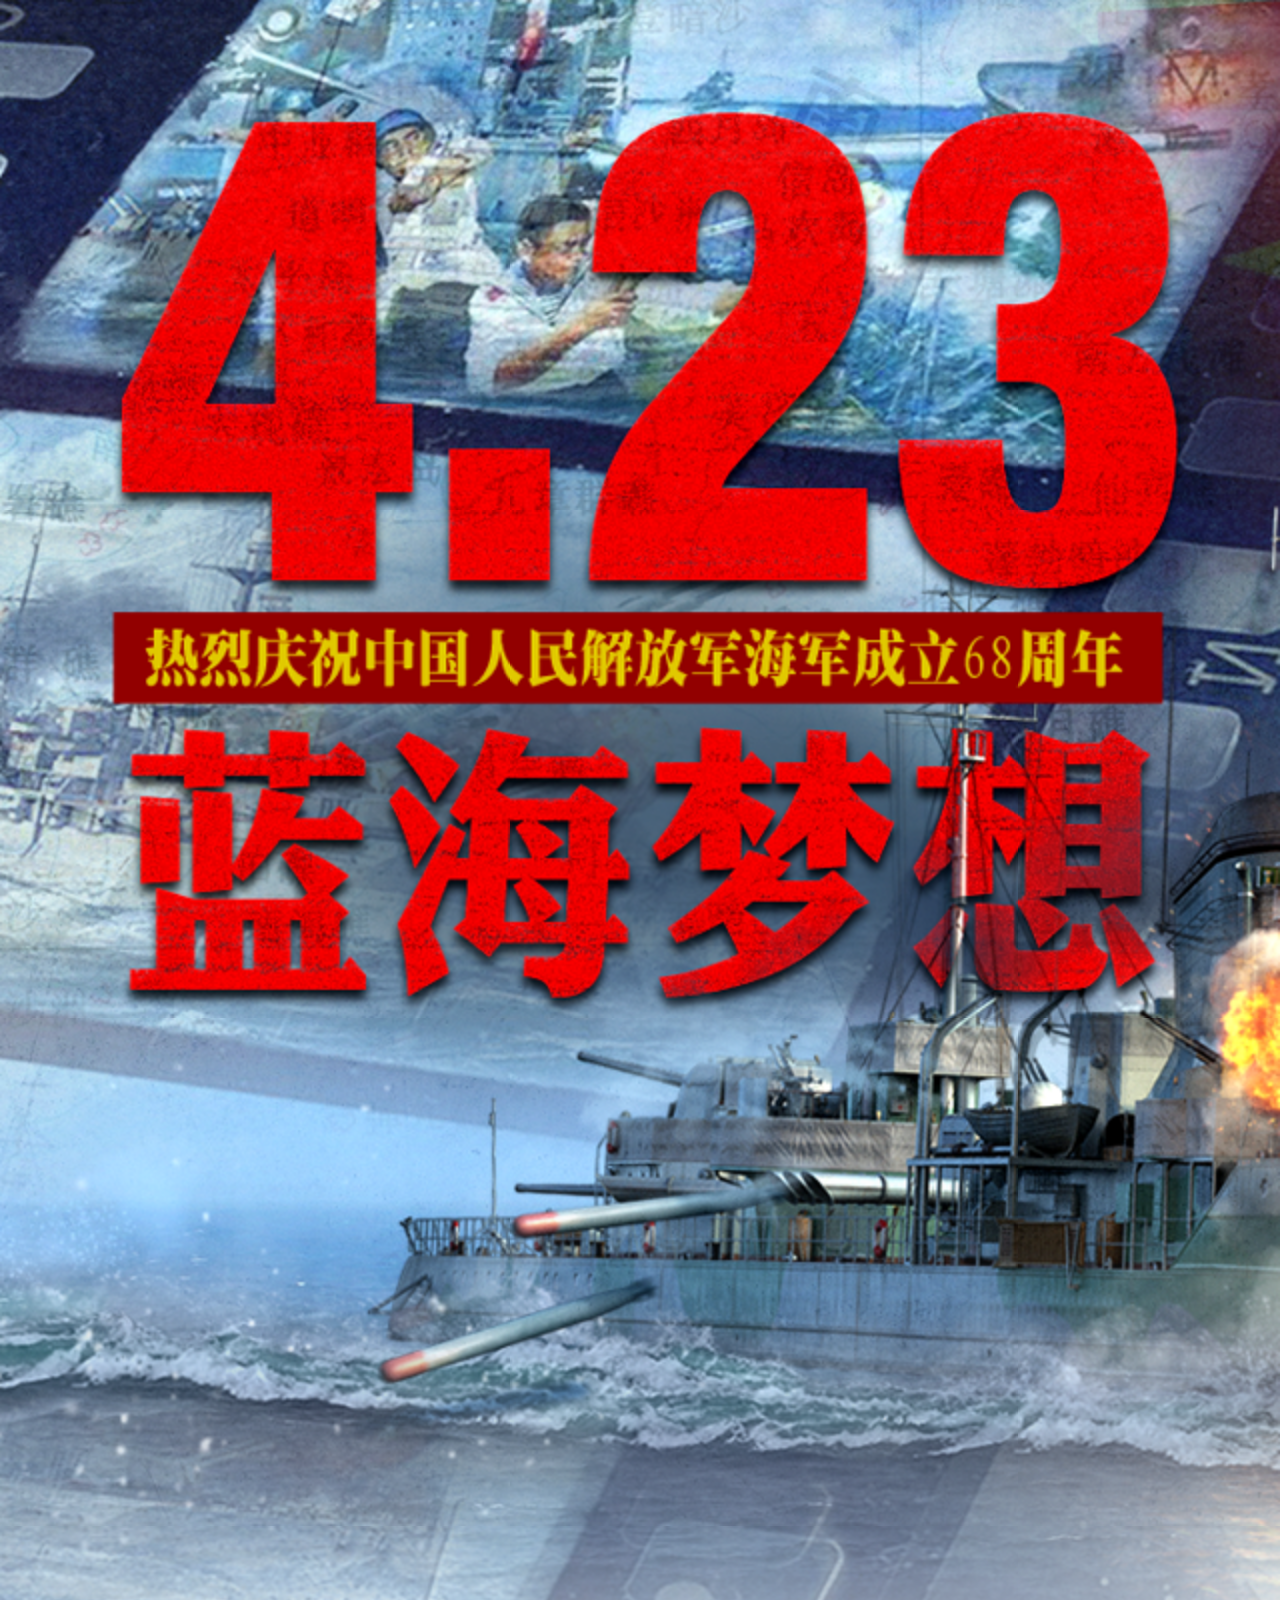
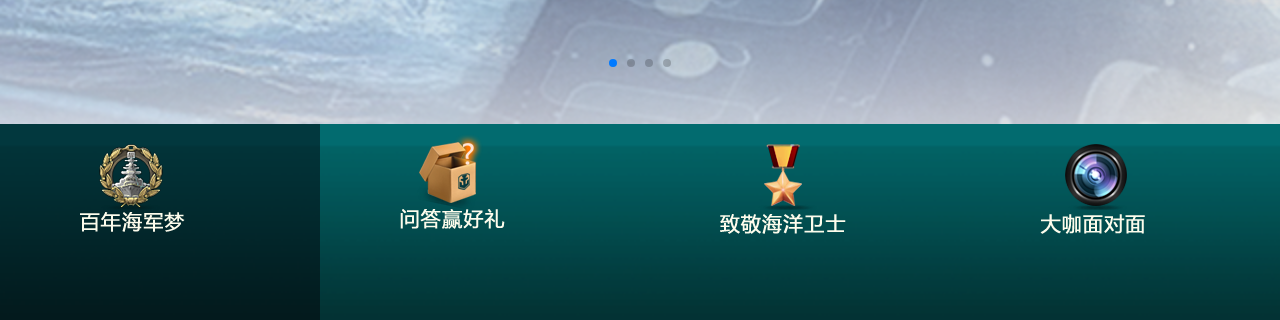
<file: index.html>
<!DOCTYPE html>
<html>

	<head>
		<meta charset="utf-8" />
		<meta name="viewport" content="width=device-width,user-scalable=no,initial-scale=1.0" />
		<meta content="yes" name="apple-mobile-web-app-capable">
		<meta content="black" name="apple-mobile-web-app-status-bar-style">
		<meta content="telephone=no" name="format-detection">
		<meta content="email=no" name="format-detection">
		<title></title>
		
		
		<script type="text/javascript" src="js/js.js"></script>
		<script src="js/jquery-1.8.3.min.js"></script>
		<script src="js/swiper.min.js"></script>
		<link rel="stylesheet" type="text/css" href="css/swiper.min.css" />
		<link rel="stylesheet" type="text/css" href="css/style.css" />
		<link rel="stylesheet" type="text/css" href="css/style1.css" />
		<!--<link rel="stylesheet" href="http://code.jquery.com/mobile/1.3.2/jquery.mobile-1.3.2.min.css">
		<script src="http://code.jquery.com/jquery-1.8.3.min.js"></script>
		<script src="http://code.jquery.com/mobile/1.3.2/jquery.mobile-1.3.2.min.js"></script>-->
	</head>
    <style>
    	
    </style>

	<body>
		<div class="swiper-container">
			<div class="swiper-wrapper">
				<div style="background:url(images/banner1.png) no-repeat;background-size: cover;" class="swiper-slide"></div>
				<div style="background:url(images/banner1.png) no-repeat;background-size: cover;" class="swiper-slide"></div>
				<div style="background:url(images/banner1.png) no-repeat;background-size: cover;" class="swiper-slide"></div>
				<div style="background:url(images/banner1.png) no-repeat;background-size: cover;" class="swiper-slide">slide 4</div>
				
			</div>

			<div class="swiper-pagination"></div>

		</div>
		<ul class="main-nav clearFix">
			<li class="main-nav1 act"><a style="background: url(images/nav.png) 0.4rem 0.1rem no-repeat;"> </a></li>
			<li class="main-nav1"><a style="background: url(images/nav2.png) 0.4rem 0.05rem  no-repeat;"></a></li>
			<li class="main-nav1"><a style="background: url(images/nav3.png) 0.4rem 0.1rem  no-repeat;"></a></li>
			<li class="main-nav1"><a style="background: url(images/nav4.png) 0.4rem 0.1rem  no-repeat;"></a></li>
			
		</ul>
		<script>
			new Swiper('.swiper-container', {
				spaceBetween: 5,
				pagination: '.swiper-pagination',
				paginationClickable: true,
				mousewheelControl: true,
				keyboardControl: true,
				effect: 'coverflow',
				grabCursor: true,
				coverflow: {
					shadow: true,
					slideShadows: true,
					shadowOffset: 20,
					shadowScale: 0.9
				}
			});
		</script>
	</body>

</html>
</file>
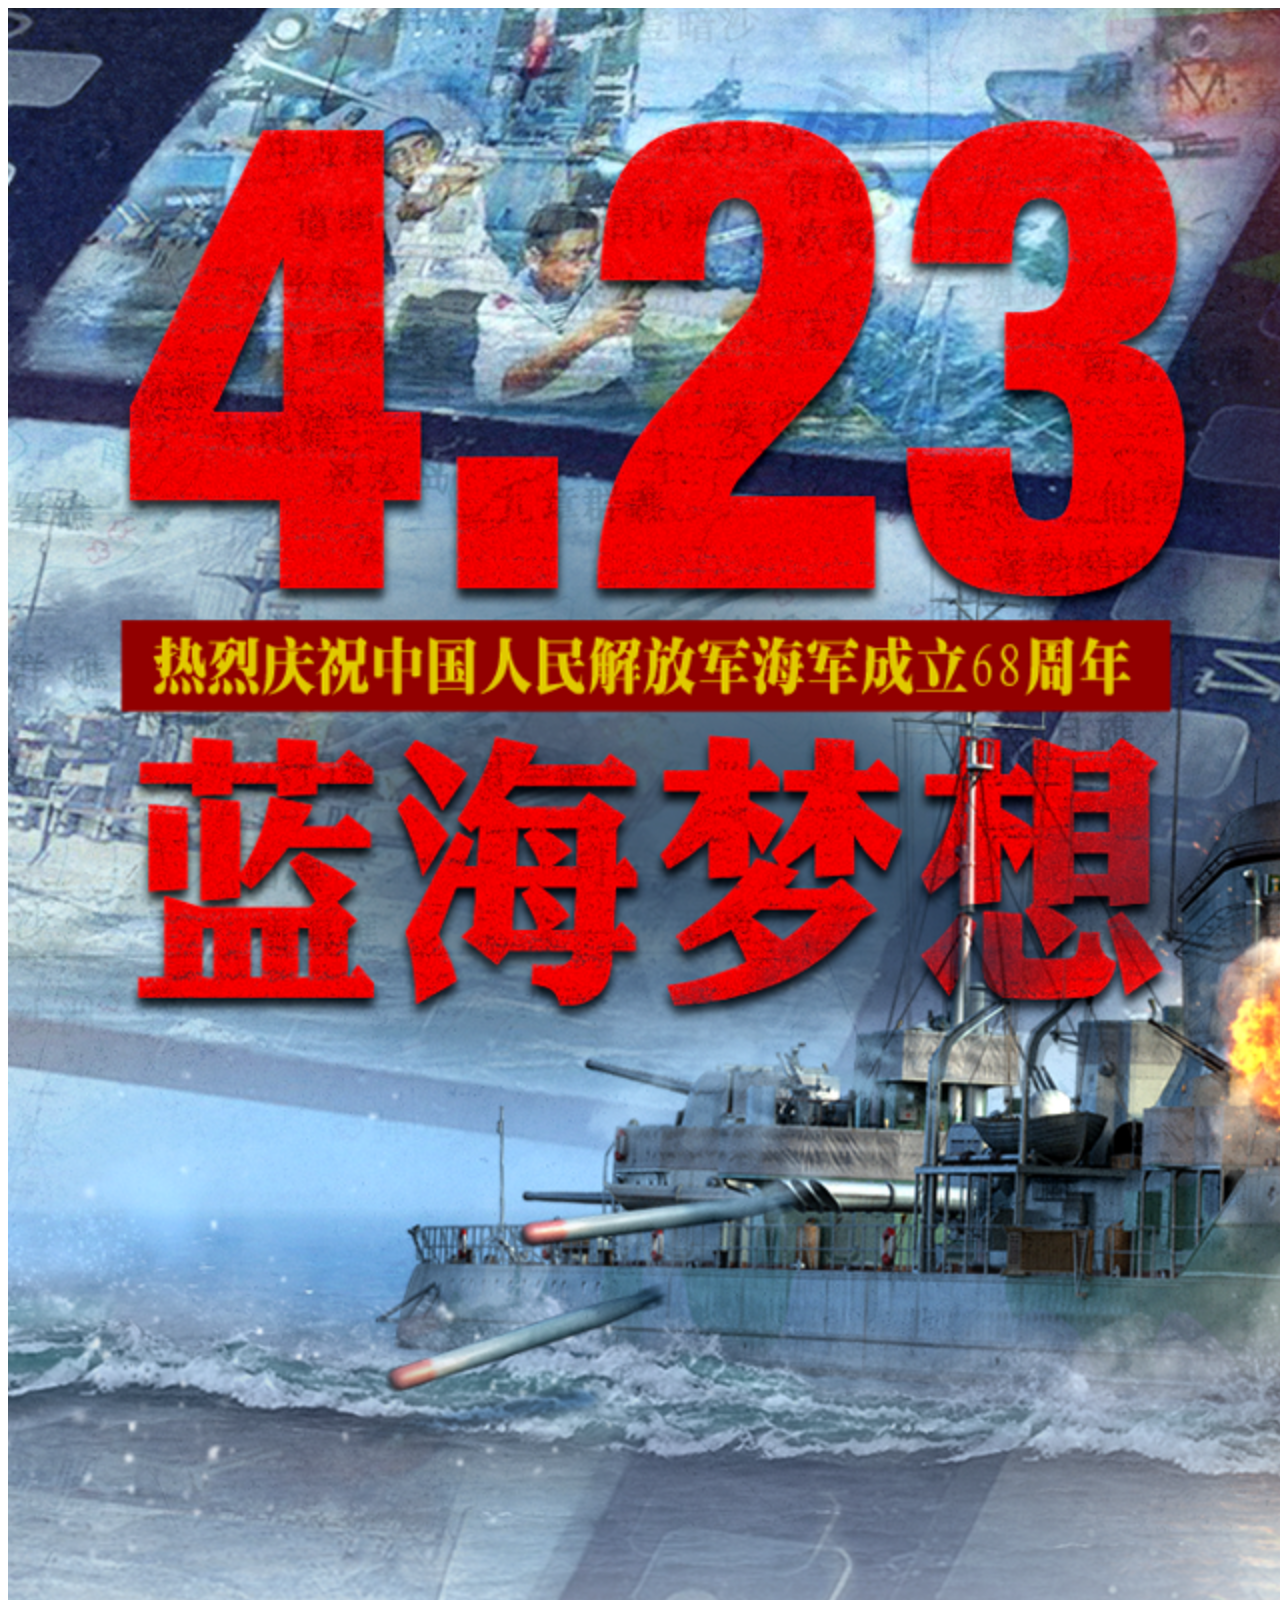
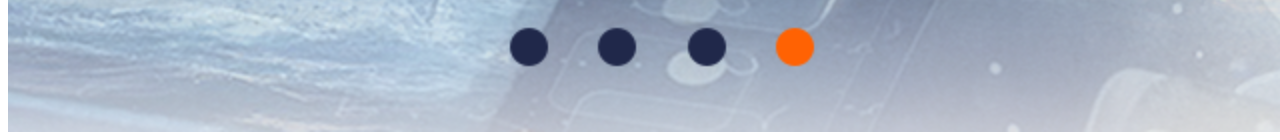
<file: 11.html>
<!DOCTYPE html>
<html>
	<head>
		<meta charset="UTF-8">
		<title></title>
		<script src="js/jquery-1.8.3.min.js"></script>
		<script src="js/js.js"></script>
	</head>
	<body>
		<div id="" style="background: url(images/bj.png) no-repeat; width: 6.4rem; height: 8.62rem; background-size: cover;">
			
		</div> 
	</body>
</html>
</file>
<file: css/style.css>
@charset "utf-8";
/* CSS Document wlo:Cflower */
html, body, div, span, applet, object, iframe, h1, h2, h3, h4, h5, h6, p, blockquote, pre, a, abbr, acronym, address, big, cite, code, del, dfn, em, img, ins, kbd, q, s, samp, small, strike, strong, sub, sup, tt, var, b, u, i, center, dl, dt, dd, ol, ul, li, fieldset, form, label, legend, table, caption, tbody, tfoot, thead, tr, th, td, article, aside, canvas, details, embed, figure, figcaption, footer, header, hgroup, menu, nav, output, ruby, section, summary, time, mark, audio, video { border:0 none; font:inherit; margin:0; padding:0;}
ol, ul { list-style:outside none none;}
input, textarea { border-radius:0; outline:0 none; resize:none; -webkit-appearance: none;/*去掉iOS下input的默认内阴影*/}
html{font-size: 100px; font-family:""Microsoft YaHei";}
:root{font-size: 100px;}
body{ margin:0 auto; min-width:320px;}
.fl{float: left;}
.fr{float: right;}
a{ text-decoration:none; }
li{ list-style:none; }
img{ vertical-align:top; }
input,textarea,select{ outline:none; }
.fl{ float:left; }
.fr{ float:right; }
.clearFix:after{ content:''; display:block; clear:both; }
body{ color:#fff; font-family: "微软雅黑"; }
a{ color:#fff; }
</file>
<file: css/style1.css>
/*-------------------------------------------------------------------------------------*/
/*-------------------------------------------------------------------------------------*/
/*-------------------------------------------------------------------------------------*/
/*首页 index*/
:root{font-size: 100px;}
.swiper-slide {width: 6.4rem;
			height: 8.62rem;}
.main-nav{height: 0.98rem; width: 100%;}
.main-nav li{width: 1.6rem; height: 0.98rem; background: url(../images/anniu1.png) no-repeat; float: left;background-size: cover;}
.main-nav li a{display: block; width: 1.6rem; height: 0.98rem; background-size:auto ;}
.main-nav .act{background: url(../images/anniu2.png) no-repeat; background-size: cover;}
</file>
